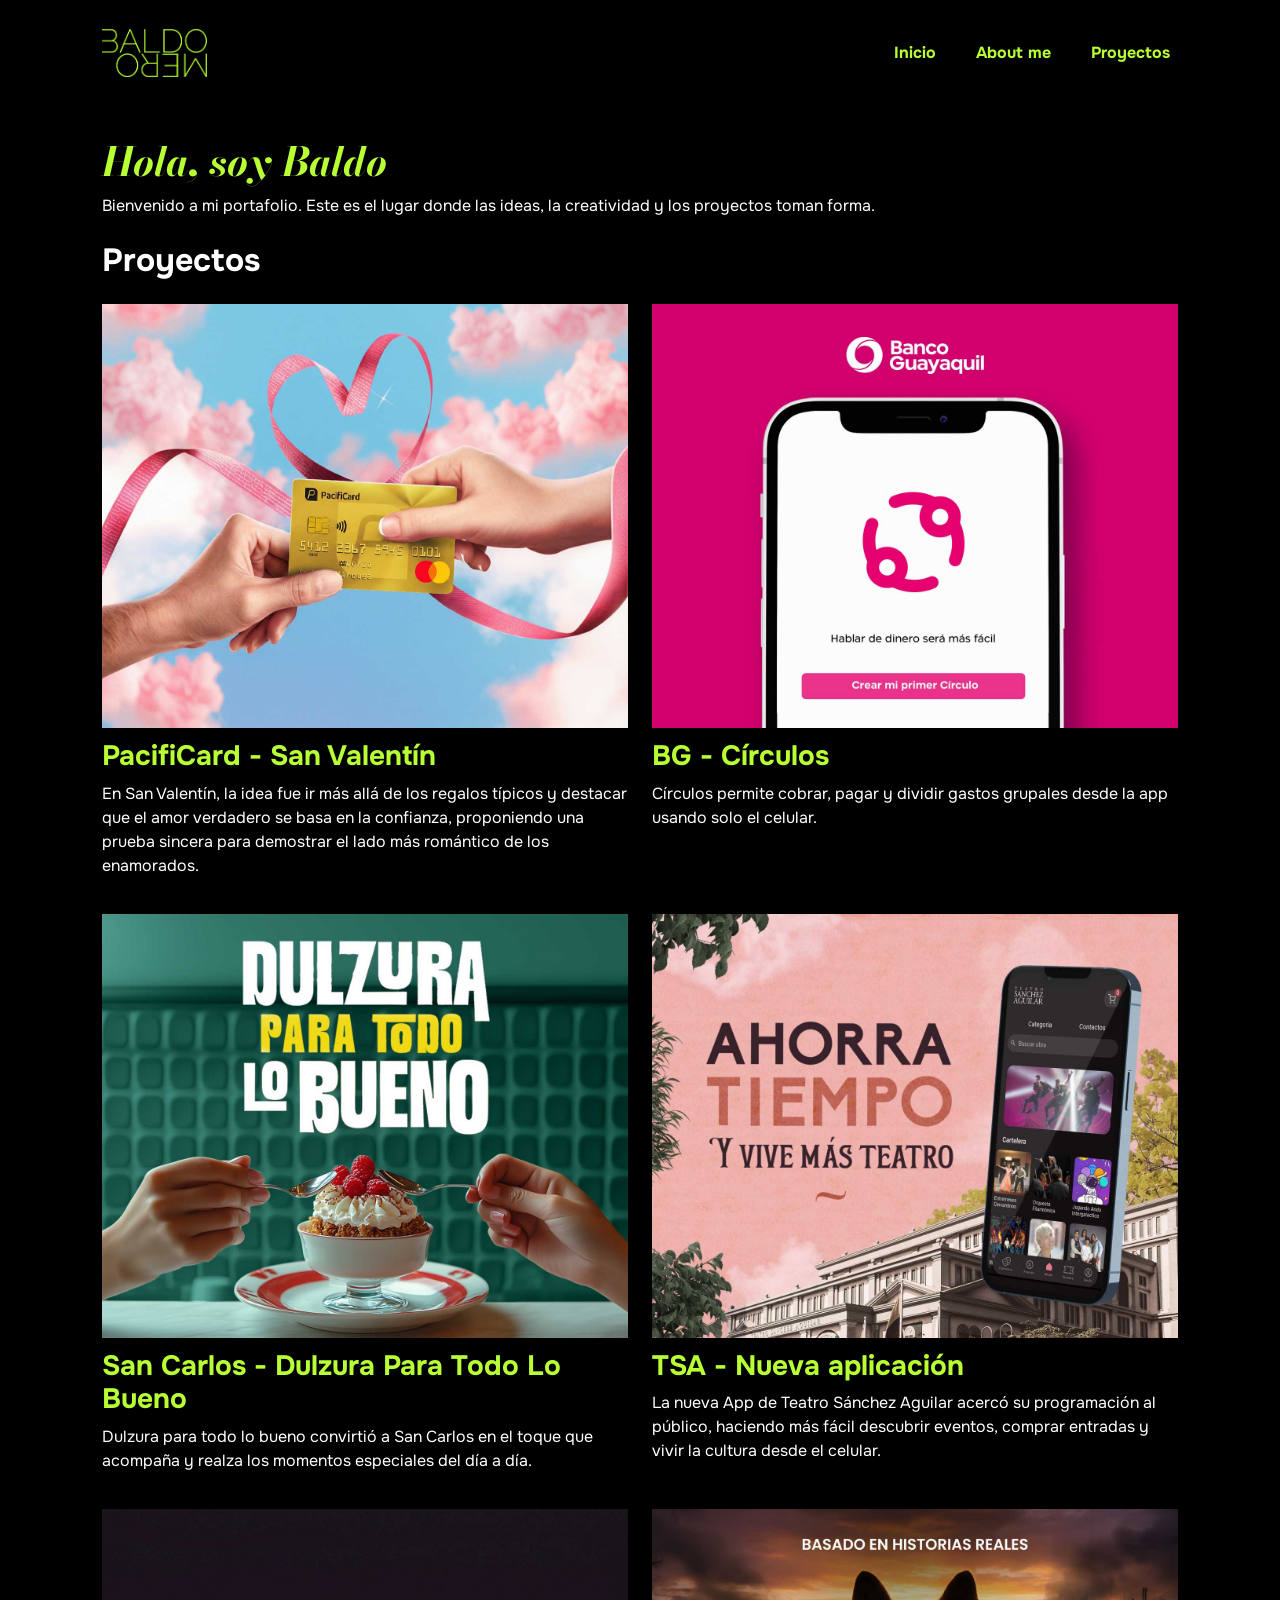
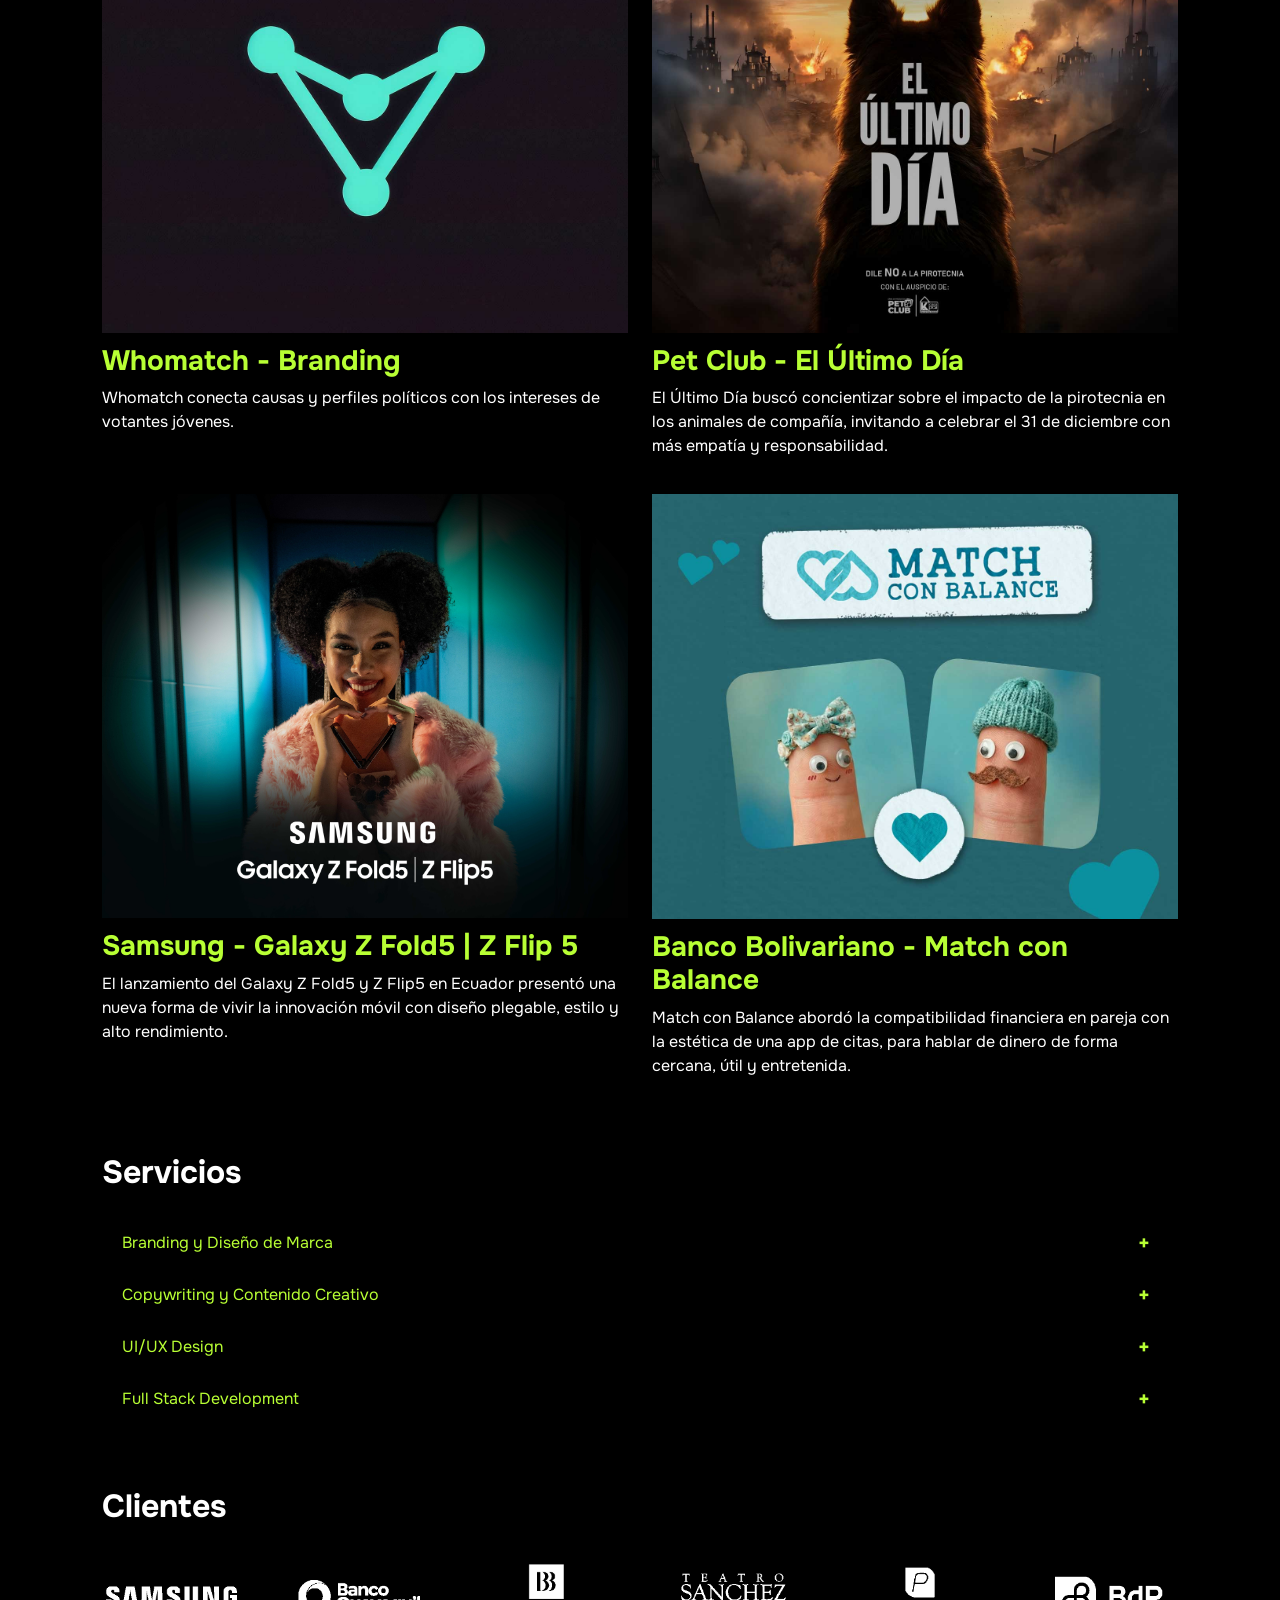
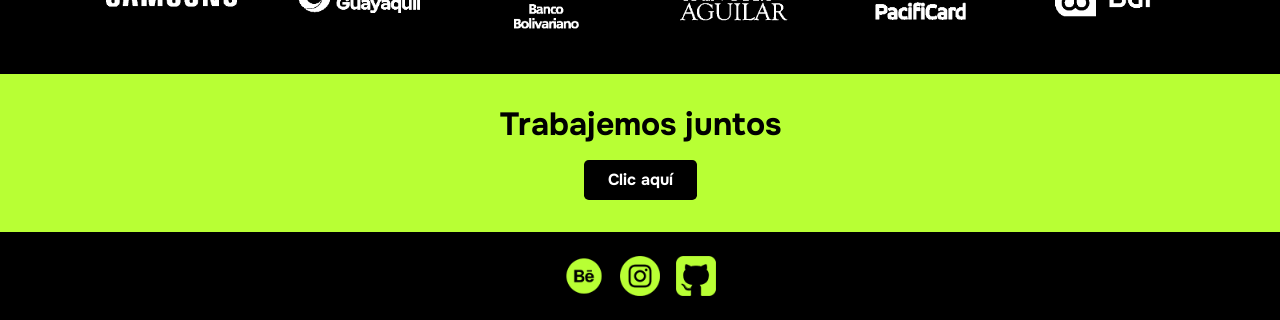
<file: index.html>
<!DOCTYPE html>
<html lang="en">

<head>
  <meta charset="UTF-8">
  <meta name="viewport" content="width=device-width, initial-scale=1.0">

  <!-- Bootstrap -->
  <link href="https://cdn.jsdelivr.net/npm/bootstrap@5.3.2/dist/css/bootstrap.min.css" rel="stylesheet">

  <!-- CSS propio -->
  <link rel="stylesheet" href="css/style.css">

  <!-- Fuente -->
  <style>
    @import url('https://fonts.googleapis.com/css2?family=Onest:wght@100..900&display=swap');
    @import url('https://fonts.googleapis.com/css2?family=Bodoni+Moda:ital,opsz,wght@0,6..96,400..900;1,6..96,400..900&display=swap');
  </style>

  <title>Baldomero | Portafolio de creativo y full stack developer</title>
  <meta name="description" content="Portafolio de Baldo, creativo full stack developer especializado en branding, copywriting, diseño UI/UX y desarrollo web.">
</head>

<body>
  <!-- Inicio header -->
  <header>
    <nav class="navbar navbar-expand-lg w-100" aria-label="Navegación principal">
      <div class="container">
        <a class="navbar-brand" href="index.html">
          <img src="img/logo.png" alt="Logo de Baldomero">
        </a>

        <button class="navbar-toggler" type="button" data-bs-toggle="collapse" data-bs-target="#menu"
          aria-controls="menu" aria-expanded="false" aria-label="Abrir menú de navegación">
          <span class="navbar-toggler-icon"></span>
        </button>

        <div class="collapse navbar-collapse" id="menu">
          <ul class="navbar-nav ms-auto">
            <li class="nav-item"><a class="nav-link" href="index.html">Inicio</a></li>
            <li class="nav-item"><a class="nav-link" href="pages/about-me.html">About me</a></li>
            <li class="nav-item"><a class="nav-link" href="pages/proyectos.html">Proyectos</a></li>
          </ul>
        </div>
      </div>
    </nav>
  </header>
  <!-- FIN header -->

  <!-- Inicio main -->
  <main class="container">
    <!-- Mensaje Bienvenida -->
    <section class="bienvenida">
      <h1>Hola, soy Baldo</h1>
      <p>Bienvenido a mi portafolio. Este es el lugar donde las ideas, la creatividad y los proyectos toman forma.</p>
    </section>

    <!-- Proyectos -->
    <section class="proyectos" aria-labelledby="proyectos-home">
      <h2 id="proyectos-home">Proyectos</h2>

      <div class="proyectos-grid">
        <article class="proyecto-card proyecto-01">
          <img src="img/portadas-proyectos/01.jpg" alt="PacifiCard - San Valentín">
          <div class="contenido">
            <h3><a href="#">PacifiCard - San Valentín</a></h3>
            <p>En San Valentín, la idea fue ir más allá de los regalos típicos y destacar que el amor verdadero se basa en la confianza, proponiendo una prueba sincera para demostrar el lado más romántico de los enamorados.</p>
          </div>
        </article>

        <article class="proyecto-card proyecto-02">
          <img src="img/portadas-proyectos/02.jpg" alt="Banco Guayaquil - Círculos">
          <div class="contenido">
            <h3><a href="#">BG - Círculos</a></h3>
            <p>Círculos permite cobrar, pagar y dividir gastos grupales desde la app usando solo el celular.</p>
          </div>
        </article>

        <article class="proyecto-card proyecto-03">
          <img src="img/portadas-proyectos/03.jpg" alt="San Carlos - Dulzura Para Todo Lo Bueno">
          <div class="contenido">
            <h3><a href="#">San Carlos - Dulzura Para Todo Lo Bueno</a></h3>
            <p>Dulzura para todo lo bueno convirtió a San Carlos en el toque que acompaña y realza los momentos especiales del día a día.</p>
          </div>
        </article>

        <article class="proyecto-card proyecto-04">
          <img src="img/portadas-proyectos/04.jpg" alt="Teatro Sánchez Aguilar - Nueva aplicación">
          <div class="contenido">
            <h3><a href="#">TSA - Nueva aplicación</a></h3>
            <p>La nueva App de Teatro Sánchez Aguilar acercó su programación al público, haciendo más fácil descubrir eventos, comprar entradas y vivir la cultura desde el celular.</p>
          </div>
        </article>

        <article class="proyecto-card proyecto-05">
          <img src="img/portadas-proyectos/05.jpg" alt="Whomatch - Branding">
          <div class="contenido">
            <h3><a href="#">Whomatch - Branding</a></h3>
            <p>Whomatch conecta causas y perfiles políticos con los intereses de votantes jóvenes.</p>
          </div>
        </article>

        <article class="proyecto-card proyecto-06">
          <img src="img/portadas-proyectos/06.jpg" alt="Pet Club - El Último Día">
          <div class="contenido">
            <h3><a href="#">Pet Club - El Último Día</a></h3>
            <p>El Último Día buscó concientizar sobre el impacto de la pirotecnia en los animales de compañía, invitando a celebrar el 31 de diciembre con más empatía y responsabilidad.</p>
          </div>
        </article>

        <article class="proyecto-card proyecto-07">
          <img src="img/portadas-proyectos/07.jpg" alt="Samsung - Galaxy Z Fold5 | Z Flip 5">
          <div class="contenido">
            <h3><a href="#">Samsung - Galaxy Z Fold5 | Z Flip 5</a></h3>
            <p>El lanzamiento del Galaxy Z Fold5 y Z Flip5 en Ecuador presentó una nueva forma de vivir la innovación móvil con diseño plegable, estilo y alto rendimiento.</p>
          </div>
        </article>

        <article class="proyecto-card proyecto-08">
          <img src="img/portadas-proyectos/08.jpg" alt="Banco Bolivariano - Match con Balance">
          <div class="contenido">
            <h3><a href="#">Banco Bolivariano - Match con Balance</a></h3>
            <p>Match con Balance abordó la compatibilidad financiera en pareja con la estética de una app de citas, para hablar de dinero de forma cercana, útil y entretenida.</p>
          </div>
        </article>
      </div>
    </section>
  </main>
  <!-- FIN main -->

  <!-- Inicio Servicios -->
  <section class="servicios" aria-labelledby="servicios-home">
    <div class="container">
      <h2 id="servicios-home">Servicios</h2>

      <div class="accordion" id="serviciosAccordion">
        <div class="accordion-item">
          <h3 class="accordion-header">
            <button class="accordion-button collapsed" type="button" data-bs-toggle="collapse" data-bs-target="#serv1"
              aria-expanded="false" aria-controls="serv1">
              Branding y Diseño de Marca
            </button>
          </h3>
          <div id="serv1" class="accordion-collapse collapse" data-bs-parent="#serviciosAccordion">
            <div class="accordion-body">
              Creo marcas con personalidad, intención y una identidad visual que conecta desde el primer vistazo.
            </div>
          </div>
        </div>

        <div class="accordion-item">
          <h3 class="accordion-header">
            <button class="accordion-button collapsed" type="button" data-bs-toggle="collapse" data-bs-target="#serv2"
              aria-expanded="false" aria-controls="serv2">
              Copywriting y Contenido Creativo
            </button>
          </h3>
          <div id="serv2" class="accordion-collapse collapse" data-bs-parent="#serviciosAccordion">
            <div class="accordion-body">
              Transformo ideas en palabras que atraen, conectan y hacen que cada mensaje tenga impacto.
            </div>
          </div>
        </div>

        <div class="accordion-item">
          <h3 class="accordion-header">
            <button class="accordion-button collapsed" type="button" data-bs-toggle="collapse" data-bs-target="#serv3"
              aria-expanded="false" aria-controls="serv3">
              UI/UX Design
            </button>
          </h3>
          <div id="serv3" class="accordion-collapse collapse" data-bs-parent="#serviciosAccordion">
            <div class="accordion-body">
              Diseño experiencias digitales intuitivas, atractivas y pensadas para que cada interacción fluya naturalmente.
            </div>
          </div>
        </div>

        <div class="accordion-item">
          <h3 class="accordion-header">
            <button class="accordion-button collapsed" type="button" data-bs-toggle="collapse" data-bs-target="#serv4"
              aria-expanded="false" aria-controls="serv4">
              Full Stack Development
            </button>
          </h3>
          <div id="serv4" class="accordion-collapse collapse" data-bs-parent="#serviciosAccordion">
            <div class="accordion-body">
              Construyo soluciones web completas, uniendo diseño, funcionalidad y tecnología en una sola experiencia.
            </div>
          </div>
        </div>
      </div>
    </div>
  </section>
  <!-- FIN Servicios -->

  <!-- Inicio Clientes -->
  <section class="clientes" aria-labelledby="clientes-home">
    <div class="container">
      <h2 id="clientes-home">Clientes</h2>

      <div class="logos">
        <img src="img/marcas-clientes/logo-01.png" alt="Samsung">
        <img src="img/marcas-clientes/logo-02.png" alt="Banco Guayaquil">
        <img src="img/marcas-clientes/logo-03.png" alt="Banco Bolivariano">
        <img src="img/marcas-clientes/logo-04.png" alt="Teatro Sánchez Aguilar">
        <img src="img/marcas-clientes/logo-05.png" alt="Pacificard">
        <img src="img/marcas-clientes/logo-06.png" alt="BDP">
      </div>
    </div>
  </section>
  <!-- Fin Clientes -->

  <!-- CTA -->
  <section class="CTA">
    <div class="container">
      <h2 class="black">Trabajemos juntos</h2>
      <a href="#" class="btn-cta">Clic aquí</a>
    </div>
  </section>

  <!-- Footer -->
  <footer>
    <div class="container">
      <a href="https://www.behance.net/baldo" target="_blank" rel="noopener noreferrer"><img src="img/footer/behance.png" alt="Behance"></a>
      <a href="https://www.instagram.com/baldo.design" target="_blank" rel="noopener noreferrer"><img src="img/footer/instagram.png" alt="Instagram"></a>
      <a href="https://github.com/baldo" target="_blank" rel="noopener noreferrer"><img src="img/footer/github.png" alt="Github"></a>
    </div>
  </footer>

  <!-- script bootstrap -->
  <script src="https://cdn.jsdelivr.net/npm/bootstrap@5.3.2/dist/js/bootstrap.bundle.min.js"></script>
</body>

</html>
</file>
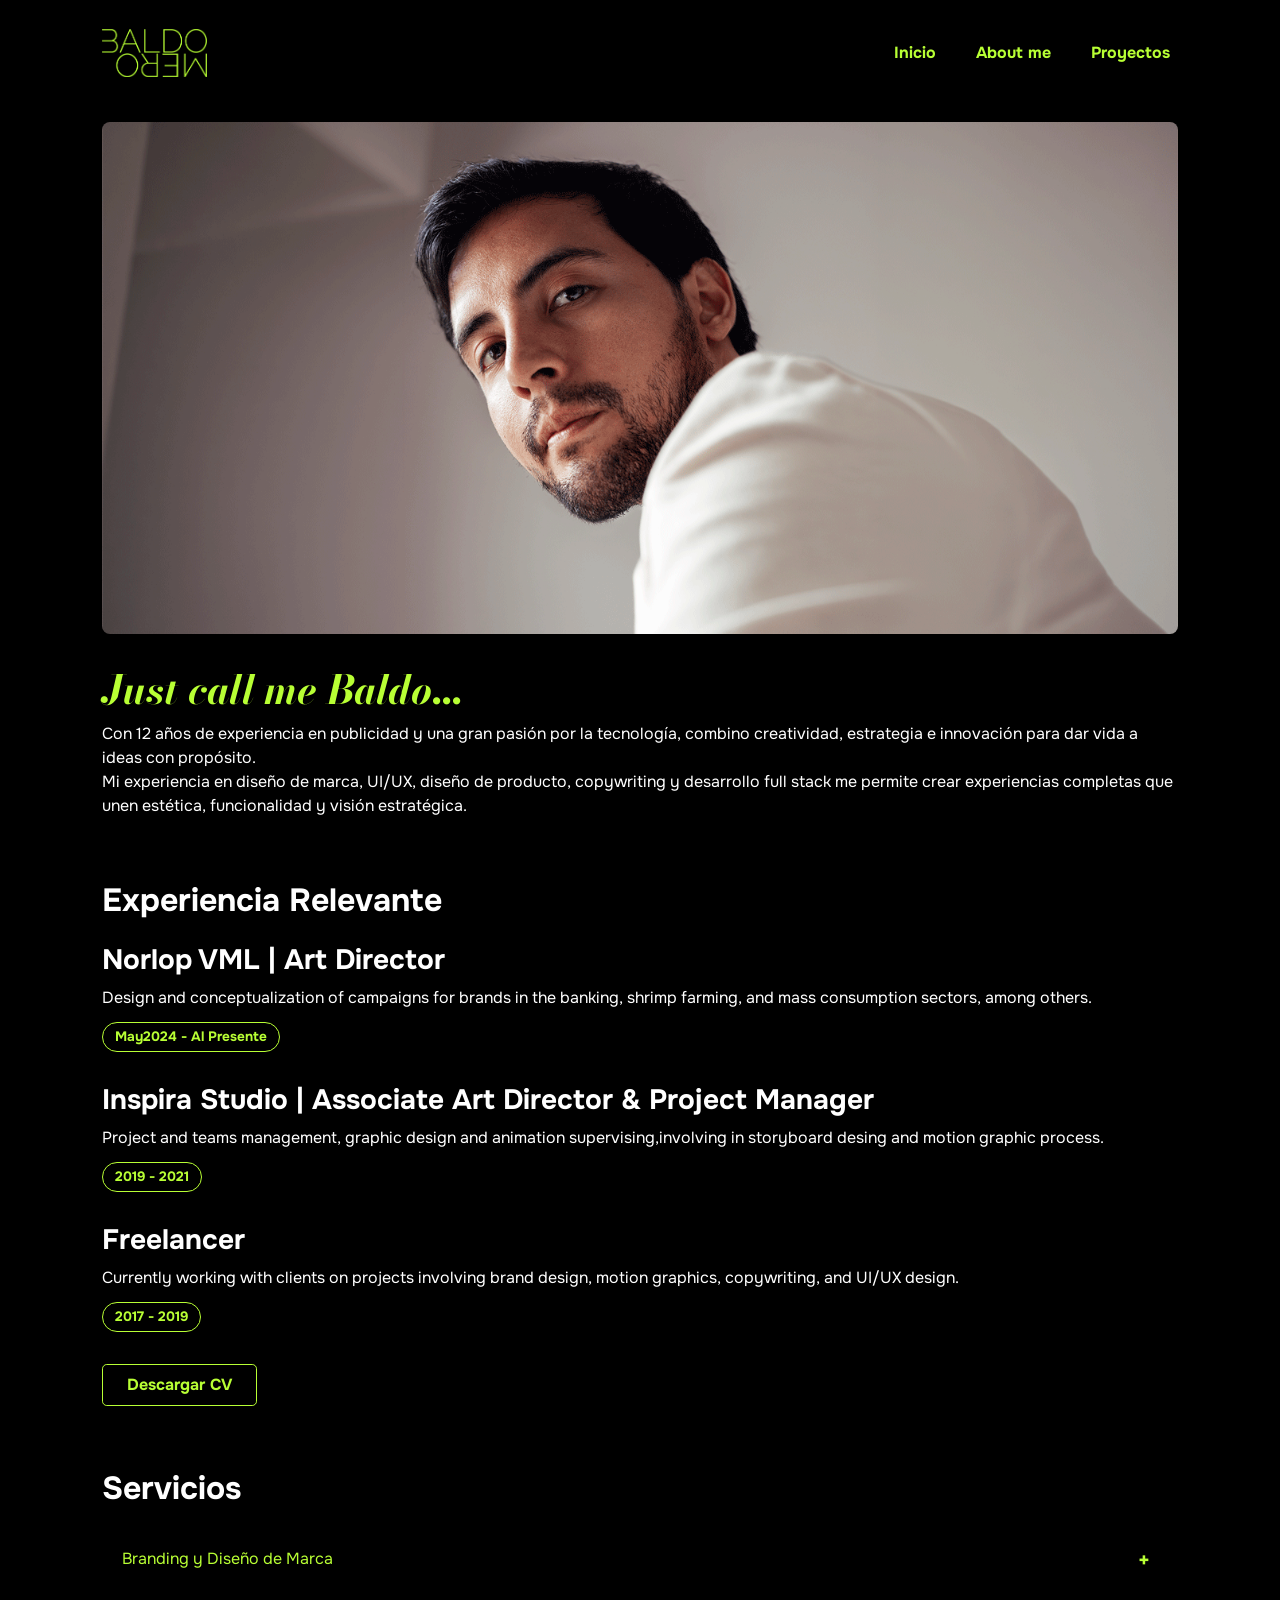
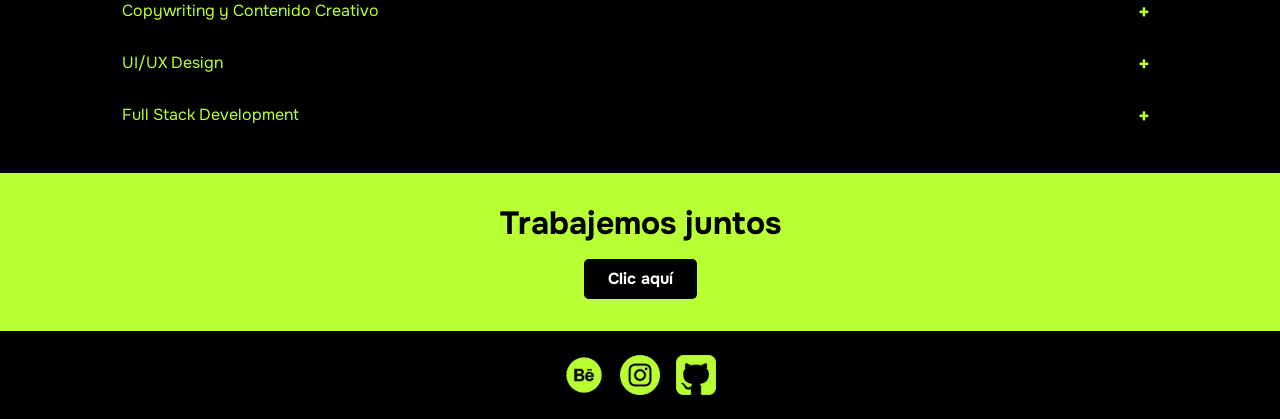
<file: pages/about-me.html>
<!DOCTYPE html>
<html lang="en">

<head>
  <meta charset="UTF-8">
  <meta name="viewport" content="width=device-width, initial-scale=1.0">

  <!-- Bootstrap -->
  <link href="https://cdn.jsdelivr.net/npm/bootstrap@5.3.2/dist/css/bootstrap.min.css" rel="stylesheet">

  <!-- CSS propio -->
  <link rel="stylesheet" href="../css/style.css">

  <!-- Fuente -->
  <style>
    @import url('https://fonts.googleapis.com/css2?family=Onest:wght@100..900&display=swap');
    @import url('https://fonts.googleapis.com/css2?family=Bodoni+Moda:ital,opsz,wght@0,6..96,400..900;1,6..96,400..900&display=swap');
  </style>

  <title>Sobre mí | Baldomero</title>
  <meta name="description" content="Conoce a Baldo, creativo full stack developer con experiencia en publicidad, branding, UI/UX, diseño de producto y desarrollo web.">
</head>

<body>
  <!-- Inicio header -->
  <header>
    <nav class="navbar navbar-expand-lg w-100" aria-label="Navegación principal">
      <div class="container">
        <a class="navbar-brand" href="../index.html">
          <img src="../img/logo.png" alt="Logo de Baldomero">
        </a>

        <button class="navbar-toggler" type="button" data-bs-toggle="collapse" data-bs-target="#menu"
          aria-controls="menu" aria-expanded="false" aria-label="Abrir menú de navegación">
          <span class="navbar-toggler-icon"></span>
        </button>

        <div class="collapse navbar-collapse" id="menu">
          <ul class="navbar-nav ms-auto">
            <li class="nav-item"><a class="nav-link" href="../index.html">Inicio</a></li>
            <li class="nav-item"><a class="nav-link" href="about-me.html">About me</a></li>
            <li class="nav-item"><a class="nav-link" href="proyectos.html">Proyectos</a></li>
          </ul>
        </div>
      </div>
    </nav>
  </header>
  <!-- FIN header -->

  <!-- Inicio main -->
  <main class="about-container container">
    <section class="about-content" aria-labelledby="about-title">
      <div class="about-img">
        <img src="../img/about-me/retrato.png" alt="Retrato de Baldomero">
      </div>

      <div class="about-text">
        <h1 id="about-title">Just call me Baldo...</h1>
        <p>Con 12 años de experiencia en publicidad y una gran pasión por la tecnología, combino creatividad, estrategia e innovación para dar vida a ideas con propósito.</p>
        <p>Mi experiencia en diseño de marca, UI/UX, diseño de producto, copywriting y desarrollo full stack me permite crear experiencias completas que unen estética, funcionalidad y visión estratégica.</p>
      </div>
    </section>

    <section class="about-experience" aria-labelledby="experiencia-relevante">
      <h2 id="experiencia-relevante">Experiencia Relevante</h2>
      <ul>
        <li>
          <h3>Norlop VML | Art Director</h3>
          <p>Design and conceptualization of campaigns for brands in the banking, shrimp farming, and mass consumption sectors, among others.</p>
          <span class="exp-years">May2024 - Al Presente</span>
        </li>
        <li>
          <h3>Inspira Studio | Associate Art Director & Project Manager</h3>
          <p>Project and teams management, graphic design and animation supervising,involving in storyboard desing and motion graphic process.</p>
          <span class="exp-years">2019 - 2021</span>
        </li>
        <li>
          <h3>Freelancer</h3>
          <p>Currently working with clients on projects involving brand design, motion graphics, copywriting, and UI/UX design.</p>
          <span class="exp-years">2017 - 2019</span>
        </li>
      </ul>

      <a class="btn-cta btn-cv" href="../docs/Wilter Zambrano-en.pdf" target="_blank" rel="noopener noreferrer">Descargar CV</a>
    </section>
  </main>
  <!-- FIN main -->

  <!-- Inicio Servicios -->
  <section class="servicios" aria-labelledby="servicios-about">
    <div class="container">
      <h2 id="servicios-about">Servicios</h2>

      <div class="accordion" id="serviciosAccordion">
        <div class="accordion-item">
          <h3 class="accordion-header">
            <button class="accordion-button collapsed" type="button" data-bs-toggle="collapse" data-bs-target="#serv1"
              aria-expanded="false" aria-controls="serv1">
              Branding y Diseño de Marca
            </button>
          </h3>
          <div id="serv1" class="accordion-collapse collapse" data-bs-parent="#serviciosAccordion">
            <div class="accordion-body">
              Creo marcas con personalidad, intención y una identidad visual que conecta desde el primer vistazo.
            </div>
          </div>
        </div>

        <div class="accordion-item">
          <h3 class="accordion-header">
            <button class="accordion-button collapsed" type="button" data-bs-toggle="collapse" data-bs-target="#serv2"
              aria-expanded="false" aria-controls="serv2">
              Copywriting y Contenido Creativo
            </button>
          </h3>
          <div id="serv2" class="accordion-collapse collapse" data-bs-parent="#serviciosAccordion">
            <div class="accordion-body">
              Transformo ideas en palabras que atraen, conectan y hacen que cada mensaje tenga impacto.
            </div>
          </div>
        </div>

        <div class="accordion-item">
          <h3 class="accordion-header">
            <button class="accordion-button collapsed" type="button" data-bs-toggle="collapse" data-bs-target="#serv3"
              aria-expanded="false" aria-controls="serv3">
              UI/UX Design
            </button>
          </h3>
          <div id="serv3" class="accordion-collapse collapse" data-bs-parent="#serviciosAccordion">
            <div class="accordion-body">
              Diseño experiencias digitales intuitivas, atractivas y pensadas para que cada interacción fluya naturalmente.
            </div>
          </div>
        </div>

        <div class="accordion-item">
          <h3 class="accordion-header">
            <button class="accordion-button collapsed" type="button" data-bs-toggle="collapse" data-bs-target="#serv4"
              aria-expanded="false" aria-controls="serv4">
              Full Stack Development
            </button>
          </h3>
          <div id="serv4" class="accordion-collapse collapse" data-bs-parent="#serviciosAccordion">
            <div class="accordion-body">
              Construyo soluciones web completas, uniendo diseño, funcionalidad y tecnología en una sola experiencia.
            </div>
          </div>
        </div>
      </div>
    </div>
  </section>
  <!-- FIN Servicios -->

  <!-- CTA -->
  <section class="CTA">
    <div class="container">
      <h2 class="black">Trabajemos juntos</h2>
      <a href="#" class="btn-cta">Clic aquí</a>
    </div>
  </section>

  <!-- Footer -->
  <footer>
    <div class="container">
      <a href="https://www.behance.net/baldo" target="_blank" rel="noopener noreferrer"><img src="../img/footer/behance.png" alt="Behance"></a>
      <a href="https://www.instagram.com/baldo.design" target="_blank" rel="noopener noreferrer"><img src="../img/footer/instagram.png" alt="Instagram"></a>
      <a href="https://github.com/baldo" target="_blank" rel="noopener noreferrer"><img src="../img/footer/github.png" alt="Github"></a>
    </div>
  </footer>

  <!-- script bootstrap -->
  <script src="https://cdn.jsdelivr.net/npm/bootstrap@5.3.2/dist/js/bootstrap.bundle.min.js"></script>
</body>

</html>
</file>
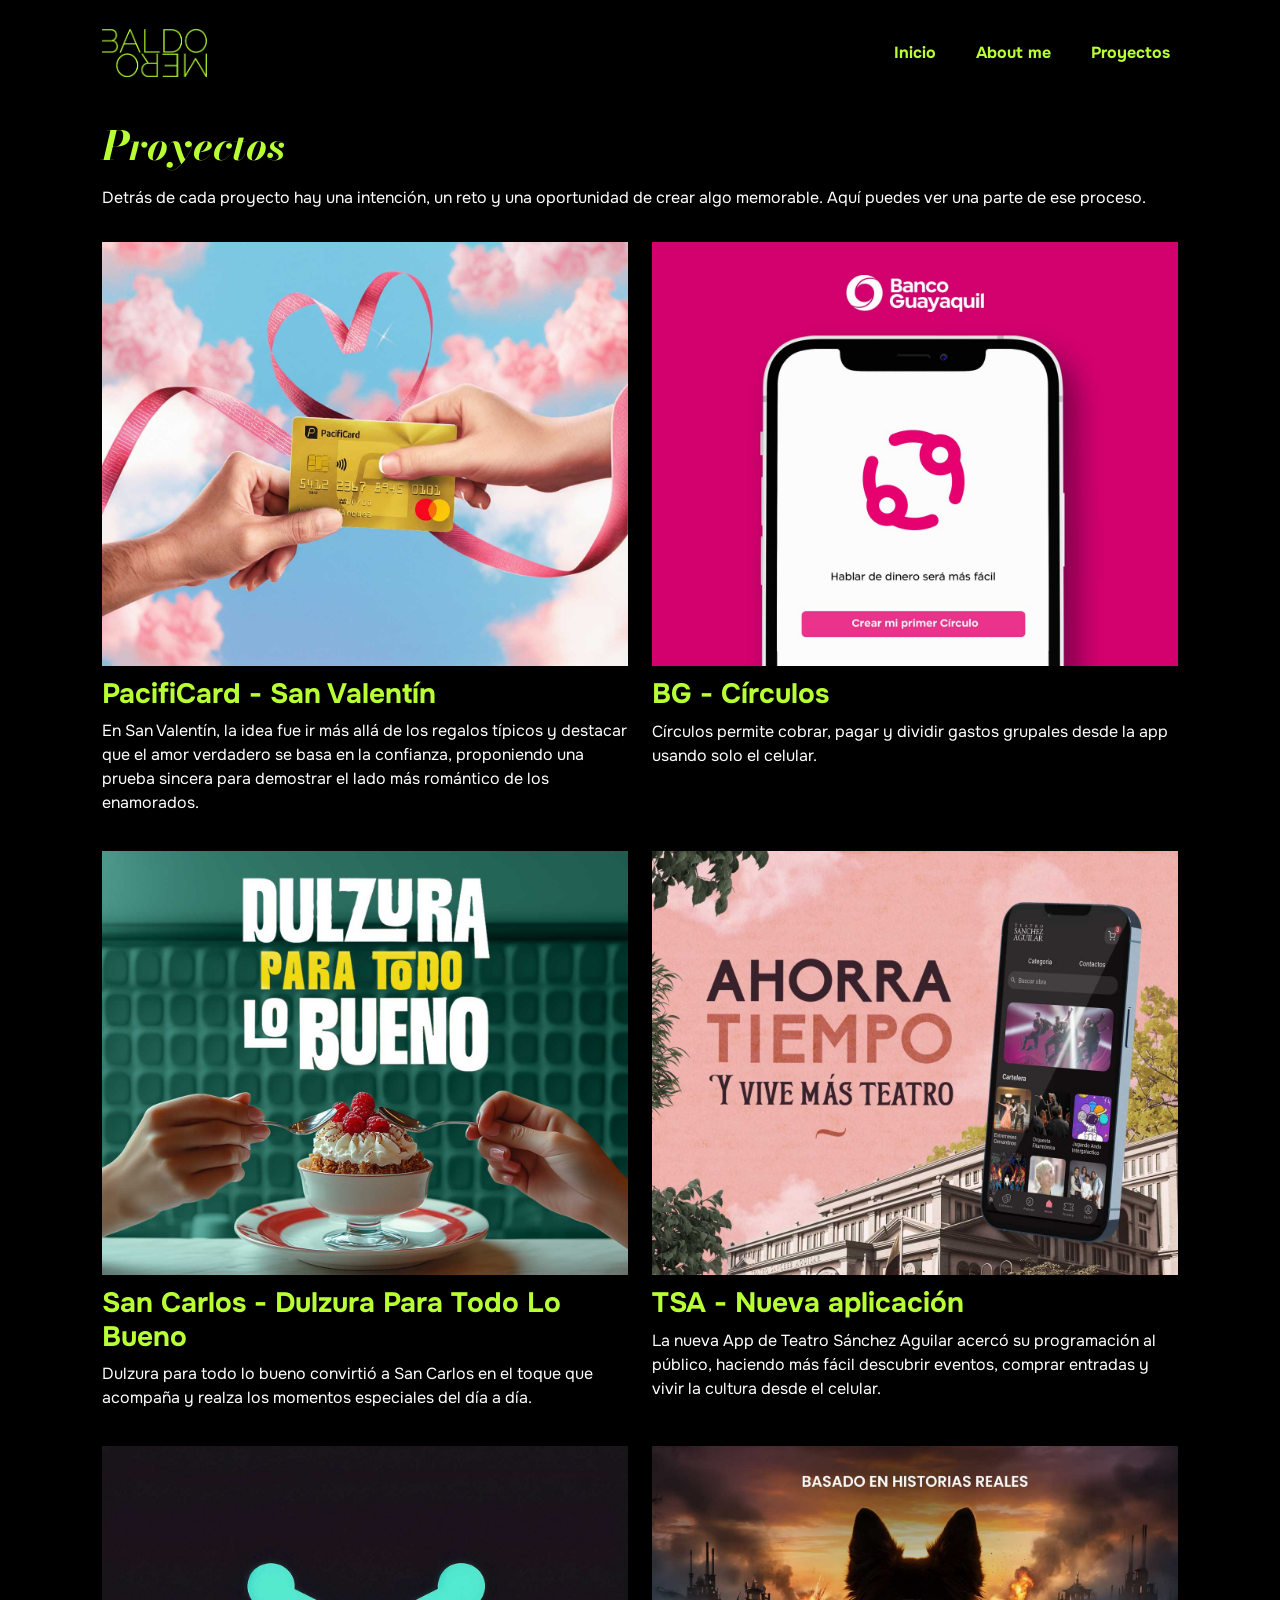
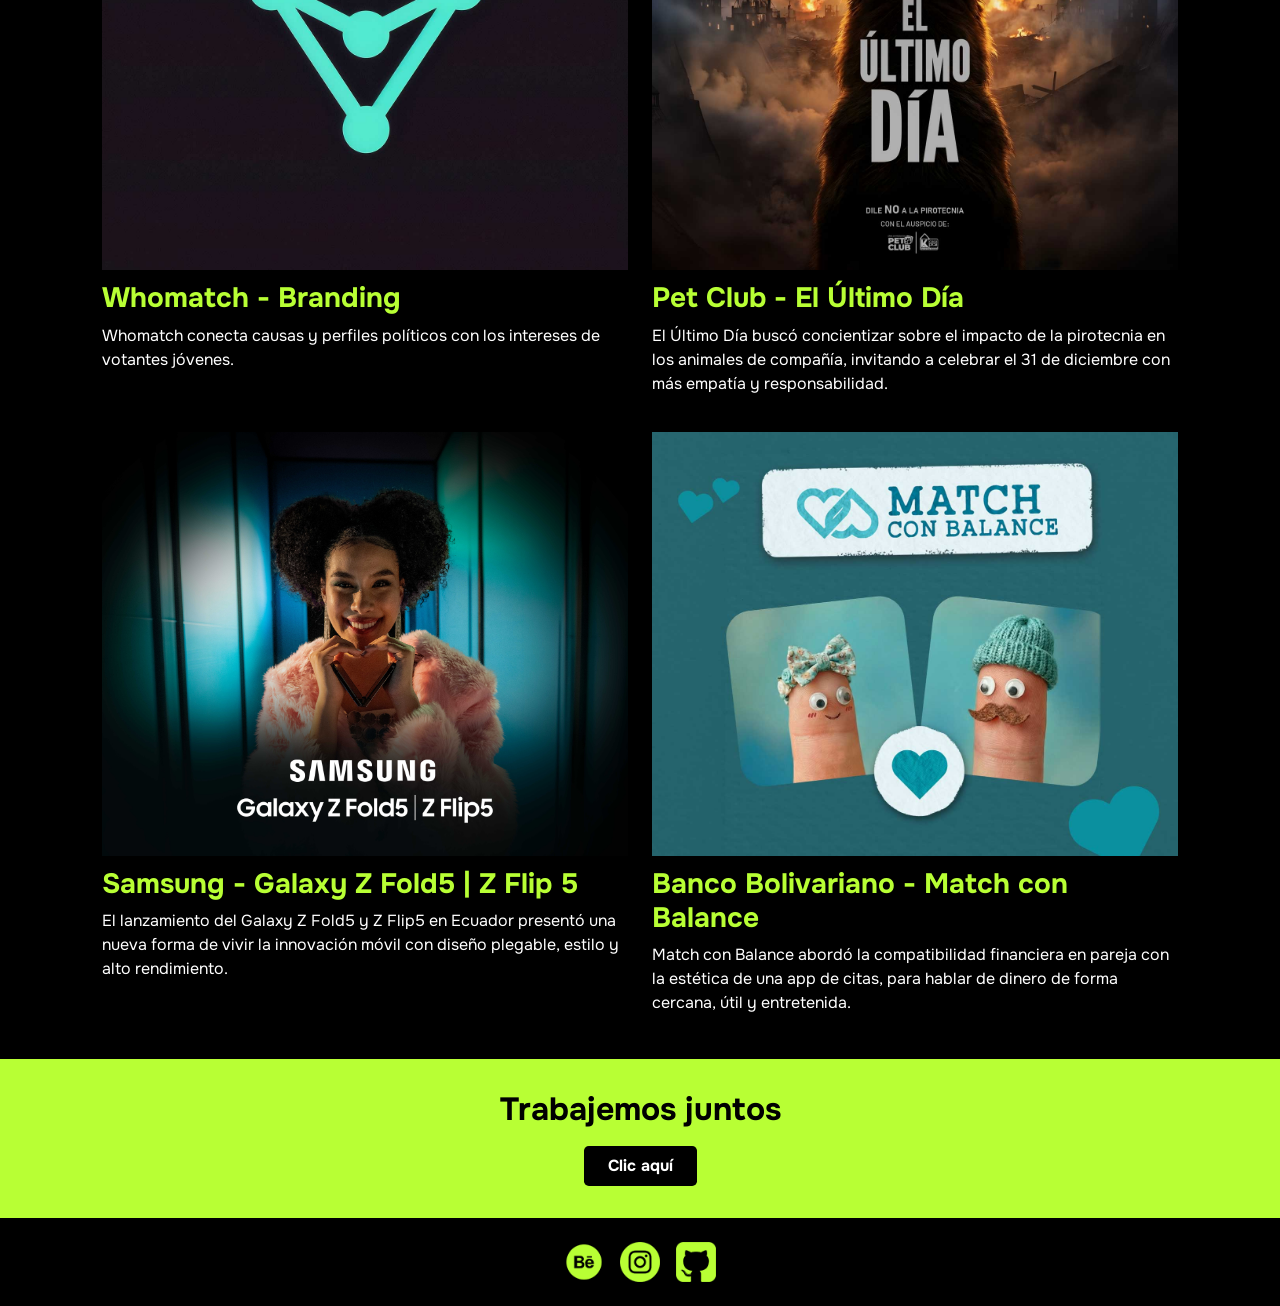
<file: pages/proyectos.html>
<!DOCTYPE html>
<html lang="en">

<head>
  <meta charset="UTF-8">
  <meta name="viewport" content="width=device-width, initial-scale=1.0">

  <!-- Bootstrap -->
  <link href="https://cdn.jsdelivr.net/npm/bootstrap@5.3.2/dist/css/bootstrap.min.css" rel="stylesheet">

  <!-- CSS propio -->
  <link rel="stylesheet" href="../css/style.css">

  <!-- Fuente -->
  <style>
    @import url('https://fonts.googleapis.com/css2?family=Onest:wght@100..900&display=swap');
    @import url('https://fonts.googleapis.com/css2?family=Bodoni+Moda:ital,opsz,wght@0,6..96,400..900;1,6..96,400..900&display=swap');
  </style>


  <title>Proyectos | Baldomero</title>
  <meta name="description" content="Explora mis proyectos de Baldo en branding, campañas creativas, diseño UI/UX y desarrollo web para marcas y experiencias digitales.">


<body>
  <!-- Inicio header -->
  <header>
    <nav class="navbar navbar-expand-lg w-100" aria-label="Navegación principal">
      <div class="container">
        <a class="navbar-brand" href="../index.html">
          <img src="../img/logo.png" alt="Logo de Baldomero">
        </a>

        <button class="navbar-toggler" type="button" data-bs-toggle="collapse" data-bs-target="#menu"
          aria-controls="menu" aria-expanded="false" aria-label="Abrir menú de navegación">
          <span class="navbar-toggler-icon"></span>
        </button>

        <div class="collapse navbar-collapse" id="menu">
          <ul class="navbar-nav ms-auto">
            <li class="nav-item"><a class="nav-link" href="../index.html">Inicio</a></li>
            <li class="nav-item"><a class="nav-link" href="about-me.html">About me</a></li>
            <li class="nav-item"><a class="nav-link" href="proyectos.html">Proyectos</a></li>
          </ul>
        </div>
      </div>
    </nav>
  </header>
  <!-- FIN header -->

  <!-- Inicio main -->
  <main class="container">
    <section class="page-intro" aria-labelledby="proyectos-title">
      <h1 id="proyectos-title">Proyectos</h1>
      <p>Detrás de cada proyecto hay una intención, un reto y una oportunidad de crear algo memorable. Aquí puedes ver una parte de ese proceso.</p>
    </section>

    <section class="proyectos" aria-label="Listado de proyectos">
      <div class="proyectos-grid">
        <article class="proyecto-card proyecto-01">
          <img src="../img/portadas-proyectos/01.jpg" alt="PacifiCard - San Valentín">
          <div class="contenido">
            <h3><a href="#">PacifiCard - San Valentín</a></h3>
            <p>En San Valentín, la idea fue ir más allá de los regalos típicos y destacar que el amor verdadero se basa en la confianza, proponiendo una prueba sincera para demostrar el lado más romántico de los enamorados.</p>
          </div>
        </article>

        <article class="proyecto-card proyecto-02">
          <img src="../img/portadas-proyectos/02.jpg" alt="Banco Guayaquil - Círculos">
          <div class="contenido">
            <h3><a href="#">BG - Círculos</a></h3>
            <p>Círculos permite cobrar, pagar y dividir gastos grupales desde la app usando solo el celular.</p>
          </div>
        </article>

        <article class="proyecto-card proyecto-03">
          <img src="../img/portadas-proyectos/03.jpg" alt="San Carlos - Dulzura Para Todo Lo Bueno">
          <div class="contenido">
            <h3><a href="#">San Carlos - Dulzura Para Todo Lo Bueno</a></h3>
            <p>Dulzura para todo lo bueno convirtió a San Carlos en el toque que acompaña y realza los momentos especiales del día a día.</p>
          </div>
        </article>

        <article class="proyecto-card proyecto-04">
          <img src="../img/portadas-proyectos/04.jpg" alt="Teatro Sánchez Aguilar - Nueva aplicación">
          <div class="contenido">
            <h3><a href="#">TSA - Nueva aplicación</a></h3>
            <p>La nueva App de Teatro Sánchez Aguilar acercó su programación al público, haciendo más fácil descubrir eventos, comprar entradas y vivir la cultura desde el celular.</p>
          </div>
        </article>

        <article class="proyecto-card proyecto-05">
          <img src="../img/portadas-proyectos/05.jpg" alt="Whomatch - Branding">
          <div class="contenido">
            <h3><a href="#">Whomatch - Branding</a></h3>
            <p>Whomatch conecta causas y perfiles políticos con los intereses de votantes jóvenes.</p>
          </div>
        </article>

        <article class="proyecto-card proyecto-06">
          <img src="../img/portadas-proyectos/06.jpg" alt="Pet Club - El Último Día">
          <div class="contenido">
            <h3><a href="#">Pet Club - El Último Día</a></h3>
            <p>El Último Día buscó concientizar sobre el impacto de la pirotecnia en los animales de compañía, invitando a celebrar el 31 de diciembre con más empatía y responsabilidad.</p>
          </div>
        </article>

        <article class="proyecto-card proyecto-07">
          <img src="../img/portadas-proyectos/07.jpg" alt="Samsung - Galaxy Z Fold5 | Z Flip 5">
          <div class="contenido">
            <h3><a href="#">Samsung - Galaxy Z Fold5 | Z Flip 5</a></h3>
            <p>El lanzamiento del Galaxy Z Fold5 y Z Flip5 en Ecuador presentó una nueva forma de vivir la innovación móvil con diseño plegable, estilo y alto rendimiento.</p>
          </div>
        </article>

        <article class="proyecto-card proyecto-08">
          <img src="../img/portadas-proyectos/08.jpg" alt="Banco Bolivariano - Match con Balance">
          <div class="contenido">
            <h3><a href="#">Banco Bolivariano - Match con Balance</a></h3>
            <p>Match con Balance abordó la compatibilidad financiera en pareja con la estética de una app de citas, para hablar de dinero de forma cercana, útil y entretenida.</p>
          </div>
        </article>
      </div>
    </section>
  </main>
  <!-- FIN main -->

  <!-- CTA -->
  <section class="CTA">
    <div class="container">
      <h2 class="black">Trabajemos juntos</h2>
      <a href="#" class="btn-cta">Clic aquí</a>
    </div>
  </section>

  <!-- Footer -->
  <footer>
    <div class="container">
      <a href="https://www.behance.net/baldo" target="_blank" rel="noopener noreferrer"><img src="../img/footer/behance.png" alt="Behance"></a>
      <a href="https://www.instagram.com/baldo.design" target="_blank" rel="noopener noreferrer"><img src="../img/footer/instagram.png" alt="Instagram"></a>
      <a href="https://github.com/baldo" target="_blank" rel="noopener noreferrer"><img src="../img/footer/github.png" alt="Github"></a>
    </div>
  </footer>

  <!-- script bootstrap -->
  <script src="https://cdn.jsdelivr.net/npm/bootstrap@5.3.2/dist/js/bootstrap.bundle.min.js"></script>
</body>

</html>
</file>
<file: css/style.css>
@charset "UTF-8";
/* reset */
* {
  box-sizing: border-box;
  margin: 0;
  padding: 0;
}

.bienvenida {
  margin-top: 1rem;
  margin-bottom: 1.5rem;
}
.bienvenida h1 {
  color: #b8ff34;
  font-family: "Bodoni Moda", serif;
  font-style: italic;
}

.proyectos h2 {
  margin-bottom: 1.5rem;
}

.clientes {
  padding: 2rem 0;
}
.clientes h2 {
  margin-bottom: 1.5rem;
}

.logos {
  display: grid;
  grid-template-columns: repeat(2, 1fr);
  gap: 6rem;
}

.about-content {
  display: flex;
  flex-direction: column;
  gap: 2rem;
  align-items: center;
}

.about-img img {
  max-width: 350px;
  border-radius: 0.5rem;
}

.about-text {
  text-align: center;
}
.about-text h1 {
  color: #b8ff34;
  font-family: "Bodoni Moda", serif;
  font-style: italic;
}

.about-experience {
  margin-top: 4rem;
  text-align: center;
}
.about-experience h2 {
  margin-bottom: 1.5rem;
}
.about-experience ul {
  list-style: none;
  padding: 0;
  margin: 0 auto;
  max-width: 500px;
}
.about-experience li + li {
  margin-top: 2rem;
}

.exp-years {
  display: block;
  margin: 0.5rem auto 0;
  padding: 0.25rem 0.75rem;
  border: 1px solid #b8ff34;
  border-radius: 999px;
  width: fit-content;
  font-size: 0.85rem;
  font-weight: 700;
  color: #b8ff34;
}

.btn-cv {
  margin-top: 2rem;
  background-color: transparent;
  color: #b8ff34 !important;
  border: 1px solid #b8ff34;
  font-weight: 700;
}
.btn-cv:hover {
  background-color: #b8ff34 !important;
  color: #000 !important;
}

.proyecto-card {
  display: flex;
  flex-direction: column;
}
.proyecto-card h3 {
  color: #b8ff34;
  font-weight: 700;
  text-decoration: none;
}
.proyecto-card h3 a {
  color: inherit;
  text-decoration: none;
}

.proyectos-grid {
  display: grid;
  grid-template-columns: 1fr;
  grid-template-rows: auto;
  gap: 1rem;
  gap: 1rem;
}

.contenido {
  padding: 0.75rem 0;
}

.proyecto-02,
.proyecto-04,
.proyecto-06,
.proyecto-08 {
  display: none;
}

@media (min-width: 480px) {
  .navbar-collapse {
    padding: 1.25rem;
  }
  .navbar-nav .nav-link {
    font-size: 1rem;
  }
  .home-img {
    height: 340px;
  }
  .proyectos-grid {
    gap: 1.5rem;
  }
  .accordion-button {
    font-size: 1rem;
  }
  .logos {
    gap: 3rem;
  }
  .about-img {
    height: 320px;
  }
}
@media (min-width: 768px) {
  .navbar-collapse {
    padding: 0;
    background-color: transparent;
  }
  .navbar-nav .nav-link {
    color: #b8ff34;
    opacity: 1;
    text-decoration: none;
    transition: color 0.3s ease, opacity 0.3s ease, text-decoration-color 0.3s ease;
  }
  .navbar-nav .nav-link:hover {
    color: #fff !important;
    opacity: 0.7;
  }
  .navbar-nav .nav-link:active {
    color: #fff;
    opacity: 1;
    text-decoration: underline;
  }
  .proyectos-grid {
    grid-template-columns: repeat(2, 1fr);
  }
  .proyecto-02,
  .proyecto-04,
  .proyecto-06,
  .proyecto-07,
  .proyecto-08 {
    display: flex;
  }
  .logos {
    grid-template-columns: repeat(6, 1fr);
  }
  .about-content {
    flex-direction: column;
    align-items: stretch;
    gap: 2rem;
  }
  .about-img {
    width: 100%;
    height: 32rem;
    overflow: hidden;
  }
  .about-img img {
    width: 100%;
    height: 100%;
    max-width: none;
    object-fit: cover;
    object-position: center 30%;
    display: block;
  }
  .about-text {
    flex: none;
    max-width: none;
    text-align: left;
  }
  .about-experience {
    text-align: left;
  }
  .about-experience ul {
    max-width: none;
    margin: 0;
  }
  .exp-years {
    display: block;
    margin: 0.75rem 0 0;
  }
}
/* Mobile first */
/* Etiquetas globales */
body {
  font-family: "Onest", sans-serif;
  background-color: #000;
  color: #fff;
}

img {
  width: 100%;
  object-fit: cover;
}

h1,
h2,
h3 {
  font-weight: 700;
}

p,
ul,
ol {
  margin-bottom: 0;
}

/* Header global */
header {
  margin-top: 1rem;
}

.home-img {
  width: 100%;
  height: 420px;
  overflow: hidden;
}
.home-img img {
  width: 100%;
  height: 100%;
  display: block;
  object-fit: cover;
  object-position: center;
}

/* Ajustes Bootstrap Navbar */
.navbar-nav {
  gap: 1.5rem;
}

.navbar-brand img {
  height: 3rem;
  width: auto;
}

.navbar-nav .nav-link {
  color: #b8ff34;
  font-weight: 700;
}
.navbar-nav .nav-link:hover, .navbar-nav .nav-link:focus, .navbar-nav .nav-link:active {
  color: #b8ff34;
}

.navbar-collapse.show .navbar-nav,
.navbar-collapse.collapsing .navbar-nav {
  margin-top: 1rem;
  border-bottom: 1px solid #b8ff34;
}
.navbar-collapse.show .nav-item,
.navbar-collapse.collapsing .nav-item {
  border-bottom: 1px solid #b8ff34;
}
.navbar-collapse.show .nav-item:last-child,
.navbar-collapse.collapsing .nav-item:last-child {
  border-bottom: none;
}

.navbar-toggler {
  background-color: transparent;
  border: 1px solid #b8ff34;
  box-shadow: none;
  transition: background-color 0.2s ease, border-color 0.2s ease;
}
.navbar-toggler:focus {
  box-shadow: none;
  outline: none;
  background-color: transparent;
  border-color: #b8ff34;
}
.navbar-toggler:active {
  background-color: #b8ff34;
  border-color: #b8ff34;
}
.navbar-toggler[aria-expanded=true] {
  background-color: transparent;
  border-color: #b8ff34;
}

.navbar-toggler-icon {
  background-image: url("data:image/svg+xml,%3csvg xmlns='http://www.w3.org/2000/svg' viewBox='0 0 30 30'%3e%3cpath stroke='rgba(184,255,52,1)' stroke-linecap='round' stroke-miterlimit='10' stroke-width='2' d='M4 7h22M4 15h22M4 23h22'/%3e%3c/svg%3e");
}

.navbar-toggler:active .navbar-toggler-icon {
  background-image: url("data:image/svg+xml,%3csvg xmlns='http://www.w3.org/2000/svg' viewBox='0 0 30 30'%3e%3cpath stroke='rgba(0,0,0,1)' stroke-linecap='round' stroke-miterlimit='10' stroke-width='2' d='M4 7h22M4 15h22M4 23h22'/%3e%3c/svg%3e");
}

.navbar-toggler[aria-expanded=true] .navbar-toggler-icon {
  background-image: url("data:image/svg+xml,%3csvg xmlns='http://www.w3.org/2000/svg' viewBox='0 0 30 30'%3e%3cpath stroke='rgba(184,255,52,1)' stroke-linecap='round' stroke-miterlimit='10' stroke-width='2' d='M4 7h22M4 15h22M4 23h22'/%3e%3c/svg%3e");
}

/* Main global */
main {
  padding: 2rem 0;
}

.container {
  width: 90%;
  max-width: 68.75rem;
  margin: 0 auto;
}

.page-intro {
  margin-bottom: 2rem;
}
.page-intro h1 {
  color: #b8ff34;
  font-family: "Bodoni Moda", serif;
  font-style: italic;
  margin-bottom: 1rem;
}

/* Servicios */
.servicios {
  padding: 2rem 0;
}
.servicios h2 {
  margin-bottom: 1.5rem;
}

/* Ajustes Bootstrap Accordion */
.accordion-item {
  background-color: inherit;
  border: none;
  border-radius: 0;
}

.accordion-button {
  background-color: inherit;
  color: #b8ff34;
  border: none;
  box-shadow: none;
  border-radius: 0;
}

.accordion-button:focus {
  box-shadow: none;
}

.accordion-collapse {
  border-radius: 0 !important;
}

/* Icono personalizado de accordion */
.accordion-button::after {
  background-image: none !important;
  content: "+";
  font-size: 1.25rem;
  font-weight: 700;
  color: #b8ff34;
}

.accordion-button:not(.collapsed)::after {
  content: "−";
  color: #000;
}

.accordion-button:not(.collapsed) {
  background-color: #b8ff34;
  color: #000;
}

.accordion-collapse.show .accordion-body {
  background-color: #000;
  color: #b8ff34;
}

.accordion-body {
  color: #b8ff34;
}

/* CTA */
.CTA {
  background-color: #b8ff34;
  padding: 2rem 0;
  text-align: center;
  font-weight: 700;
}
.CTA h2 {
  margin-bottom: 1rem;
  color: #000;
}

.btn-cta {
  display: inline-block;
  padding: 0.5rem 1.5rem;
  background-color: #000;
  color: #fff;
  text-decoration: none;
  border-radius: 0.3rem;
  transition: background-color 0.3s ease;
}
.btn-cta:hover {
  background-color: #333;
}

/* Footer */
footer {
  padding: 1.5rem 0;
}
footer .container {
  display: flex;
  justify-content: center;
  align-items: center;
  gap: 1rem;
}
footer img {
  width: 2.5rem;
  height: 2.5rem;
  object-fit: contain;
}

/*# sourceMappingURL=style.css.map */
</file>
